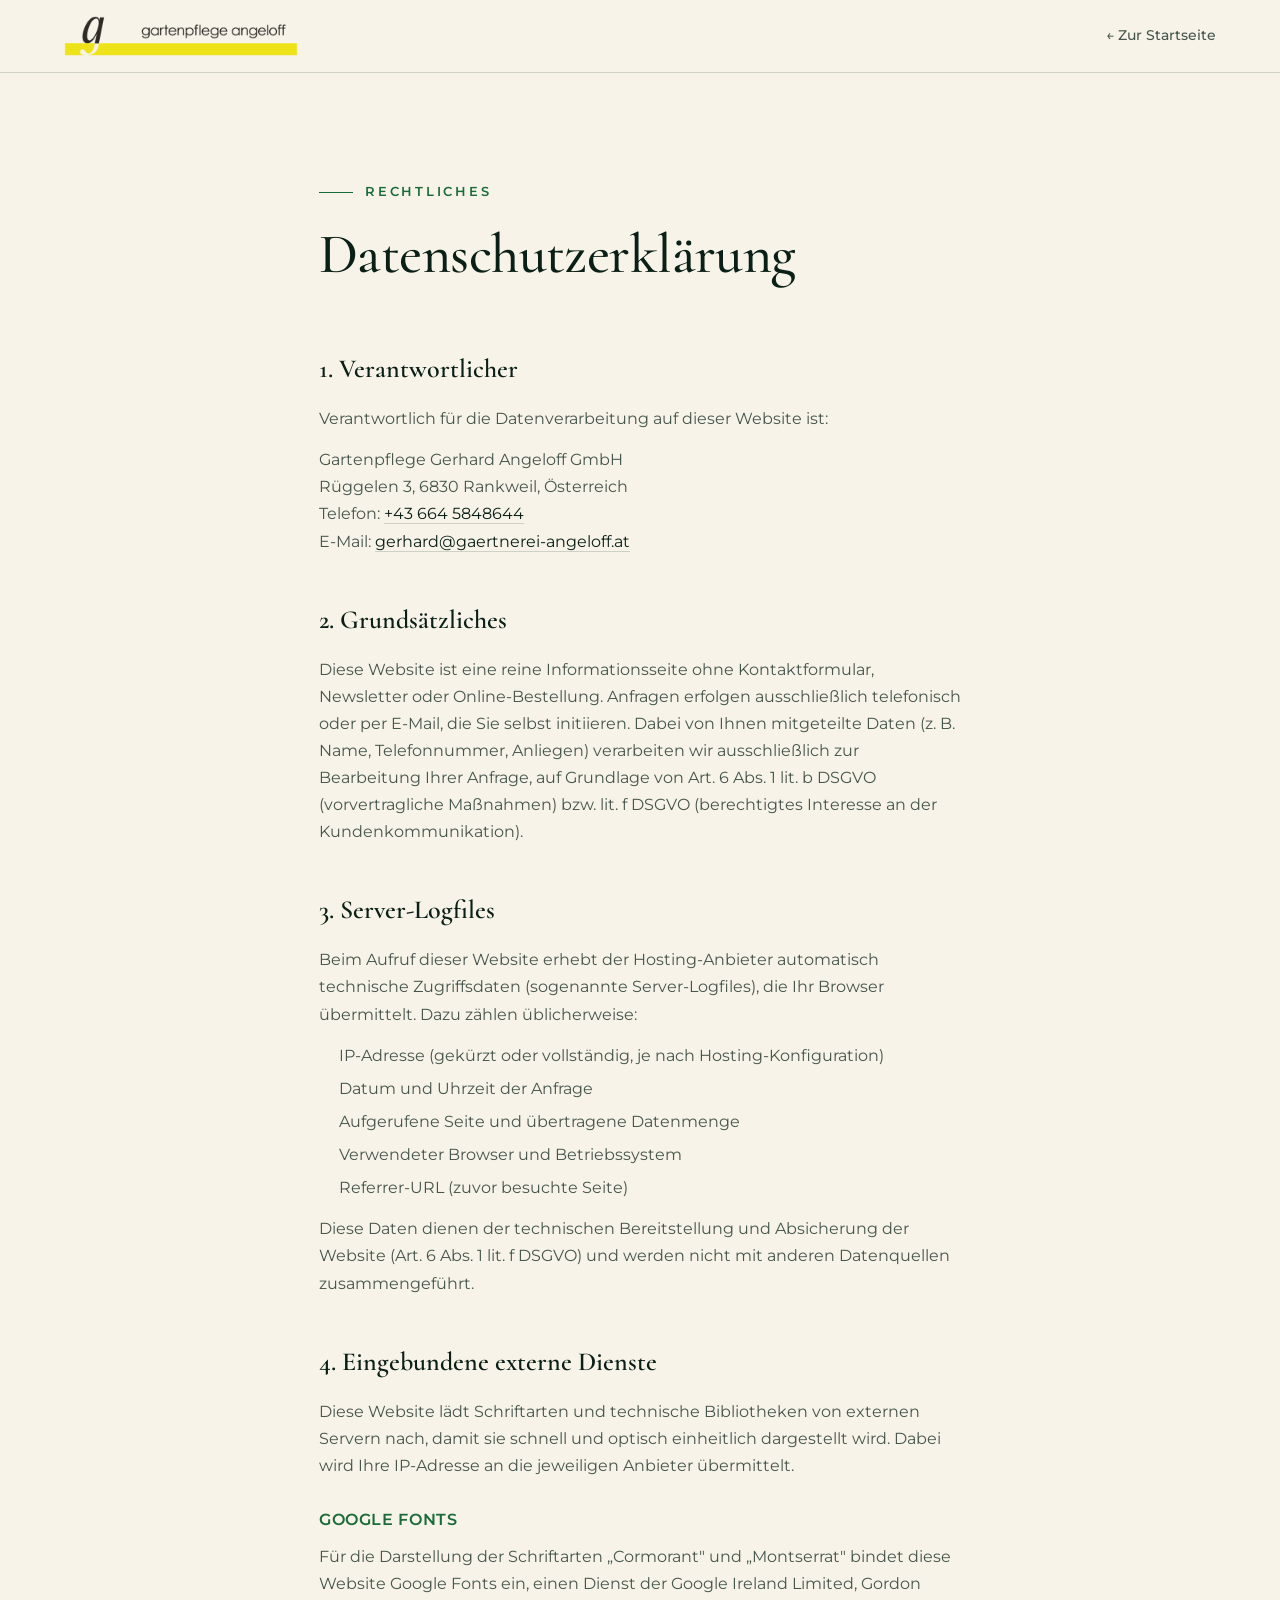
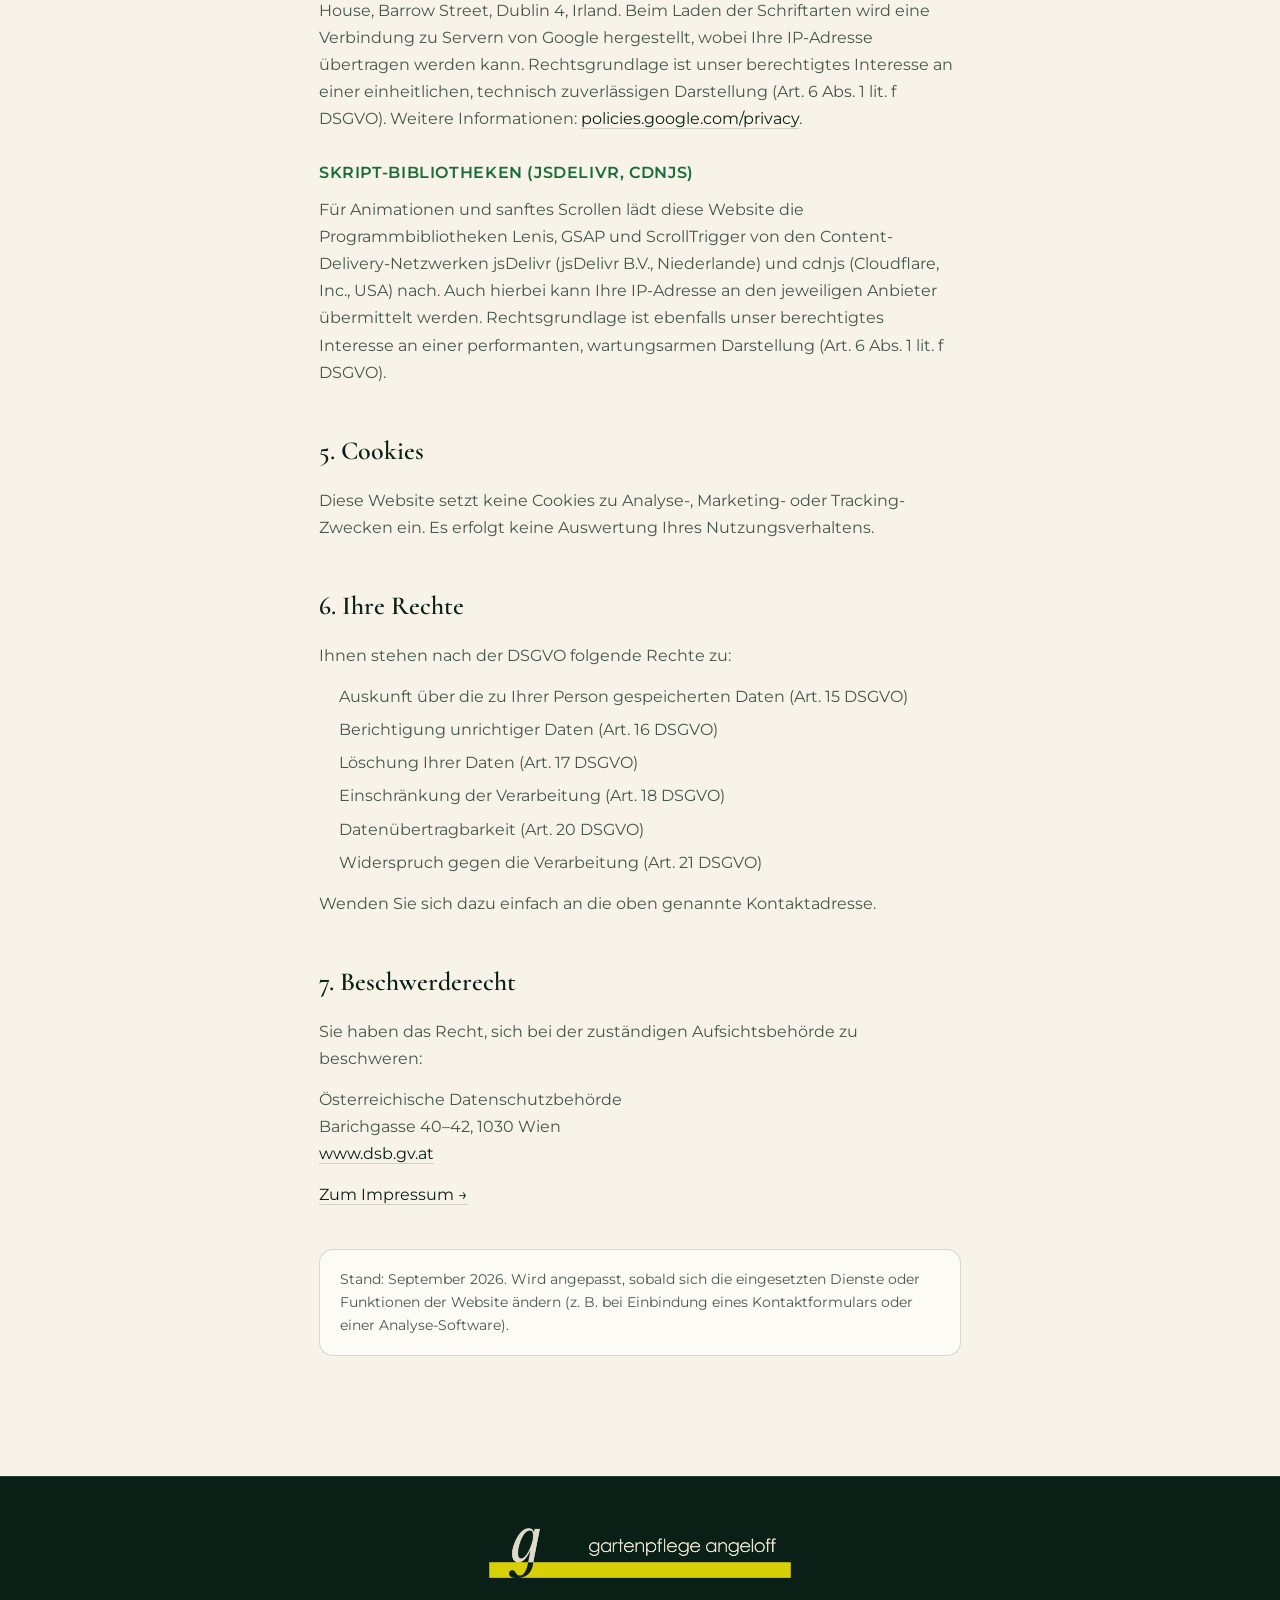
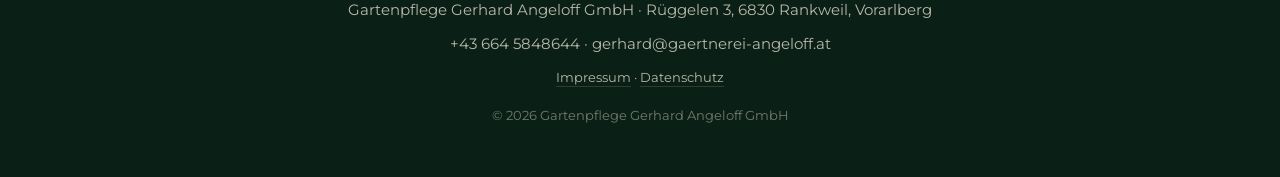
<file: datenschutz.html>
<!DOCTYPE html>
<html lang="de-AT">
<head>
<meta charset="UTF-8">
<meta name="viewport" content="width=device-width, initial-scale=1, viewport-fit=cover">
<title>Datenschutzerklärung – Gartenpflege Gerhard Angeloff GmbH</title>
<meta name="description" content="Datenschutzerklärung von Gartenpflege Gerhard Angeloff GmbH gemäß DSGVO.">
<meta name="robots" content="noindex">
<meta name="theme-color" content="#f7f3e8">
<link rel="icon" type="image/png" sizes="32x32" href="assets/favicon-32.png">
<link rel="icon" type="image/png" sizes="16x16" href="assets/favicon-16.png">
<link rel="apple-touch-icon" sizes="180x180" href="assets/apple-touch-icon.png">

<link rel="preconnect" href="https://fonts.googleapis.com">
<link rel="preconnect" href="https://fonts.gstatic.com" crossorigin>
<link href="https://fonts.googleapis.com/css2?family=Cormorant:ital,wght@0,400;0,500;0,600;0,700;1,400;1,500;1,600&family=Montserrat:wght@300;400;500;600;700&display=swap" rel="stylesheet">
<link rel="stylesheet" href="style.css">
</head>
<body>

<header class="legal-nav">
  <a class="nav-logo" href="index.html" aria-label="Gartenpflege Angeloff – zur Startseite">
    <img src="assets/logo-dark.png" alt="Gartenpflege Angeloff" width="220" height="38">
  </a>
  <a class="legal-back" href="index.html">← Zur Startseite</a>
</header>

<main class="legal-main">
  <div class="legal-header">
    <p class="kicker">Rechtliches</p>
    <h1>Datenschutzerklärung</h1>
  </div>

  <div class="legal-body">
    <h2>1. Verantwortlicher</h2>
    <p>Verantwortlich für die Datenverarbeitung auf dieser Website ist:</p>
    <p>Gartenpflege Gerhard Angeloff GmbH<br>
    Rüggelen 3, 6830 Rankweil, Österreich<br>
    Telefon: <a href="tel:+436645848644">+43 664 5848644</a><br>
    E-Mail: <a href="mailto:gerhard@gaertnerei-angeloff.at">gerhard@gaertnerei-angeloff.at</a></p>

    <h2>2. Grundsätzliches</h2>
    <p>Diese Website ist eine reine Informationsseite ohne Kontaktformular, Newsletter oder Online-Bestellung. Anfragen erfolgen ausschließlich telefonisch oder per E-Mail, die Sie selbst initiieren. Dabei von Ihnen mitgeteilte Daten (z. B. Name, Telefonnummer, Anliegen) verarbeiten wir ausschließlich zur Bearbeitung Ihrer Anfrage, auf Grundlage von Art. 6 Abs. 1 lit. b DSGVO (vorvertragliche Maßnahmen) bzw. lit. f DSGVO (berechtigtes Interesse an der Kundenkommunikation).</p>

    <h2>3. Server-Logfiles</h2>
    <p>Beim Aufruf dieser Website erhebt der Hosting-Anbieter automatisch technische Zugriffsdaten (sogenannte Server-Logfiles), die Ihr Browser übermittelt. Dazu zählen üblicherweise:</p>
    <ul>
      <li>IP-Adresse (gekürzt oder vollständig, je nach Hosting-Konfiguration)</li>
      <li>Datum und Uhrzeit der Anfrage</li>
      <li>Aufgerufene Seite und übertragene Datenmenge</li>
      <li>Verwendeter Browser und Betriebssystem</li>
      <li>Referrer-URL (zuvor besuchte Seite)</li>
    </ul>
    <p>Diese Daten dienen der technischen Bereitstellung und Absicherung der Website (Art. 6 Abs. 1 lit. f DSGVO) und werden nicht mit anderen Datenquellen zusammengeführt.</p>

    <h2>4. Eingebundene externe Dienste</h2>
    <p>Diese Website lädt Schriftarten und technische Bibliotheken von externen Servern nach, damit sie schnell und optisch einheitlich dargestellt wird. Dabei wird Ihre IP-Adresse an die jeweiligen Anbieter übermittelt.</p>

    <h3>Google Fonts</h3>
    <p>Für die Darstellung der Schriftarten „Cormorant" und „Montserrat" bindet diese Website Google Fonts ein, einen Dienst der Google Ireland Limited, Gordon House, Barrow Street, Dublin 4, Irland. Beim Laden der Schriftarten wird eine Verbindung zu Servern von Google hergestellt, wobei Ihre IP-Adresse übertragen werden kann. Rechtsgrundlage ist unser berechtigtes Interesse an einer einheitlichen, technisch zuverlässigen Darstellung (Art. 6 Abs. 1 lit. f DSGVO). Weitere Informationen: <a href="https://policies.google.com/privacy" target="_blank" rel="noopener">policies.google.com/privacy</a>.</p>

    <h3>Skript-Bibliotheken (jsDelivr, cdnjs)</h3>
    <p>Für Animationen und sanftes Scrollen lädt diese Website die Programmbibliotheken Lenis, GSAP und ScrollTrigger von den Content-Delivery-Netzwerken jsDelivr (jsDelivr B.V., Niederlande) und cdnjs (Cloudflare, Inc., USA) nach. Auch hierbei kann Ihre IP-Adresse an den jeweiligen Anbieter übermittelt werden. Rechtsgrundlage ist ebenfalls unser berechtigtes Interesse an einer performanten, wartungsarmen Darstellung (Art. 6 Abs. 1 lit. f DSGVO).</p>

    <h2>5. Cookies</h2>
    <p>Diese Website setzt keine Cookies zu Analyse-, Marketing- oder Tracking-Zwecken ein. Es erfolgt keine Auswertung Ihres Nutzungsverhaltens.</p>

    <h2>6. Ihre Rechte</h2>
    <p>Ihnen stehen nach der DSGVO folgende Rechte zu:</p>
    <ul>
      <li>Auskunft über die zu Ihrer Person gespeicherten Daten (Art. 15 DSGVO)</li>
      <li>Berichtigung unrichtiger Daten (Art. 16 DSGVO)</li>
      <li>Löschung Ihrer Daten (Art. 17 DSGVO)</li>
      <li>Einschränkung der Verarbeitung (Art. 18 DSGVO)</li>
      <li>Datenübertragbarkeit (Art. 20 DSGVO)</li>
      <li>Widerspruch gegen die Verarbeitung (Art. 21 DSGVO)</li>
    </ul>
    <p>Wenden Sie sich dazu einfach an die oben genannte Kontaktadresse.</p>

    <h2>7. Beschwerderecht</h2>
    <p>Sie haben das Recht, sich bei der zuständigen Aufsichtsbehörde zu beschweren:</p>
    <p>Österreichische Datenschutzbehörde<br>
    Barichgasse 40–42, 1030 Wien<br>
    <a href="https://www.dsb.gv.at" target="_blank" rel="noopener">www.dsb.gv.at</a></p>

    <p><a href="impressum.html">Zum Impressum →</a></p>

    <div class="legal-note">Stand: September 2026. Wird angepasst, sobald sich die eingesetzten Dienste oder Funktionen der Website ändern (z. B. bei Einbindung eines Kontaktformulars oder einer Analyse-Software).</div>
  </div>
</main>

<footer class="footer">
  <div class="wrap footer-in">
    <img src="assets/logo.png" alt="Gartenpflege Angeloff" width="304" height="52">
    <p>Gartenpflege Gerhard Angeloff GmbH · Rüggelen 3, 6830 Rankweil, Vorarlberg</p>
    <p><a href="tel:+436645848644">+43 664 5848644</a> · <a href="mailto:gerhard@gaertnerei-angeloff.at">gerhard@gaertnerei-angeloff.at</a></p>
    <p class="footer-legal-links"><a href="impressum.html">Impressum</a> · <a href="datenschutz.html">Datenschutz</a></p>
    <p class="legal">© <span id="year">2026</span> Gartenpflege Gerhard Angeloff GmbH</p>
  </div>
</footer>

<script>document.getElementById('year').textContent = new Date().getFullYear();</script>
</body>
</html>
</file>
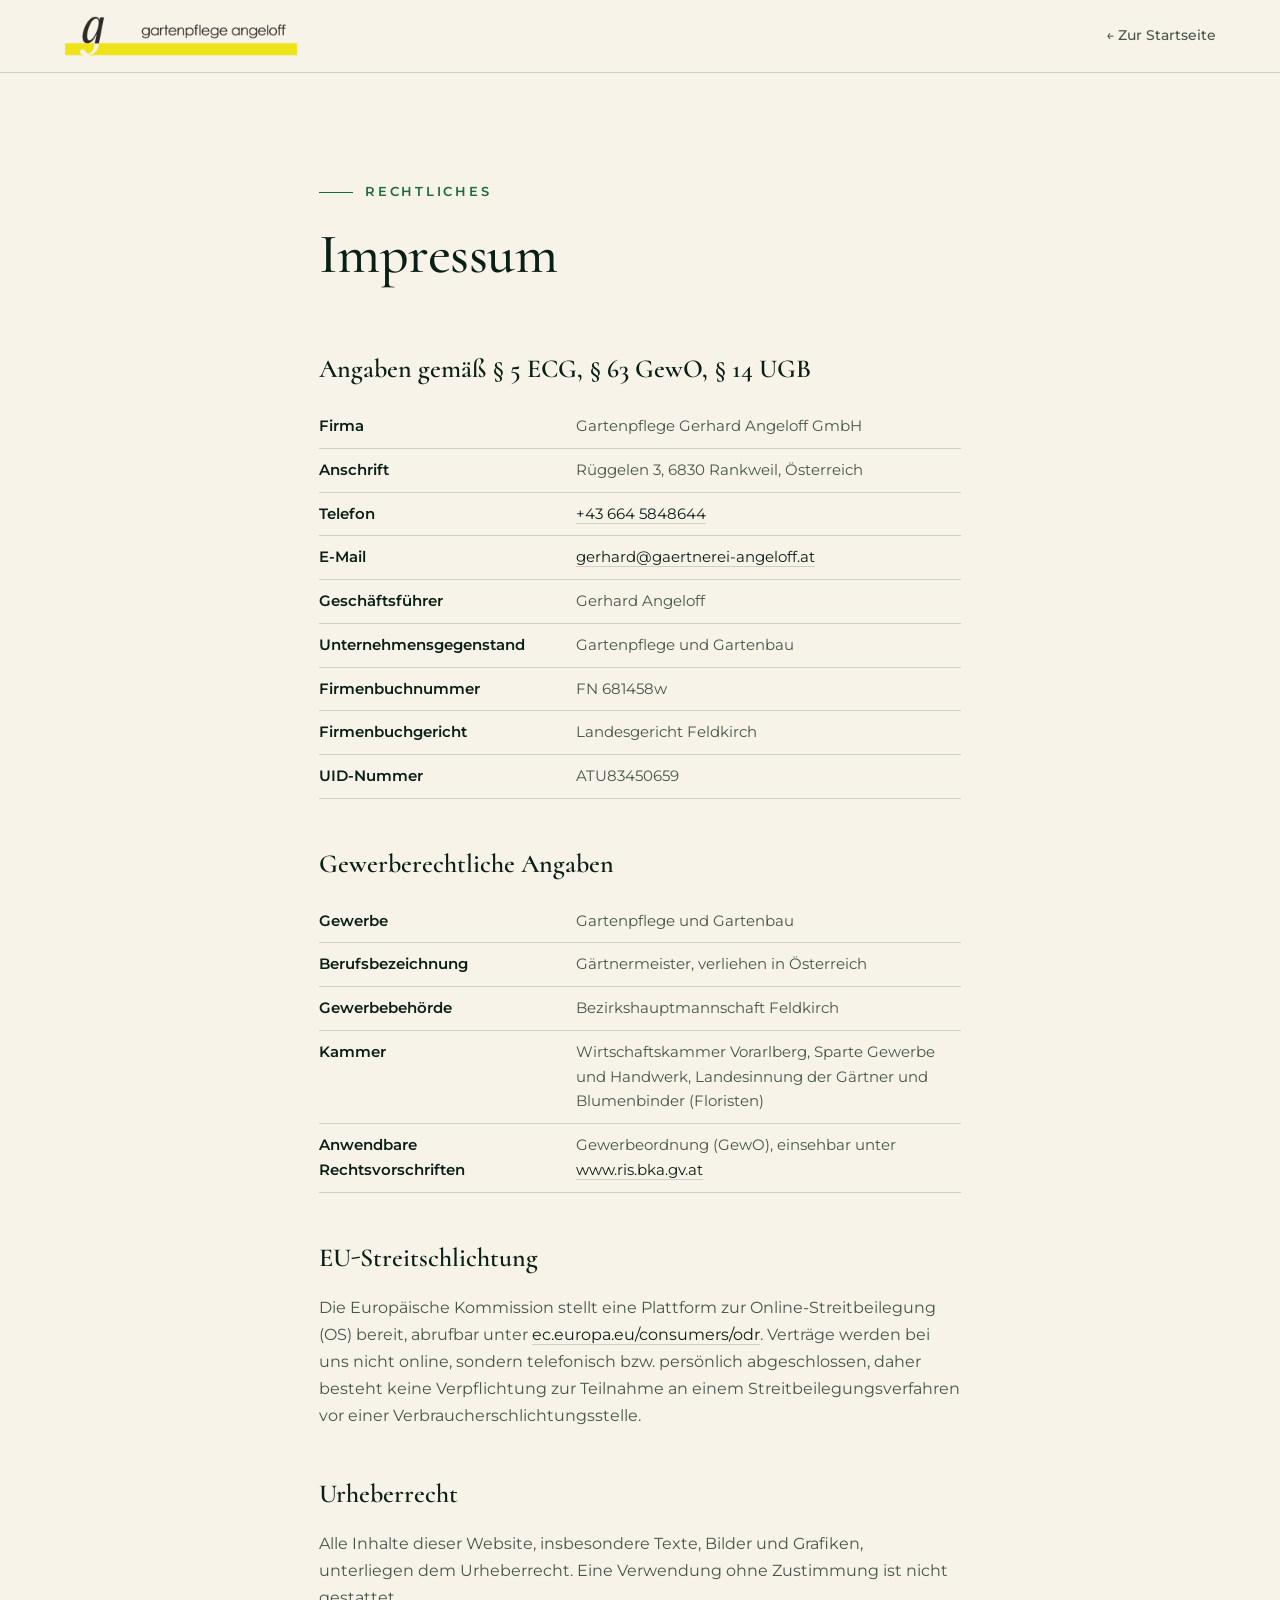
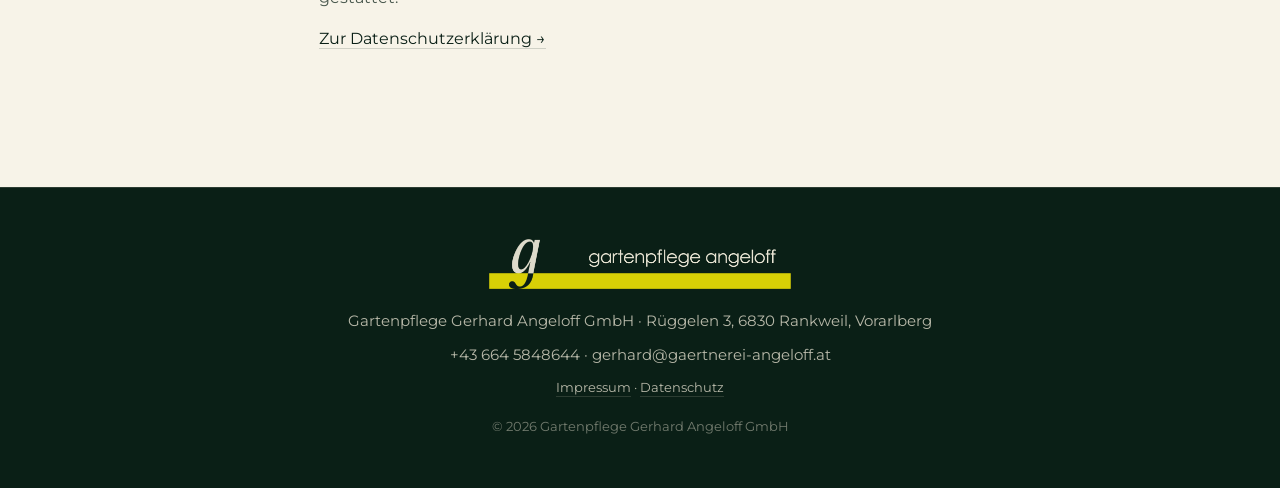
<file: impressum.html>
<!DOCTYPE html>
<html lang="de-AT">
<head>
<meta charset="UTF-8">
<meta name="viewport" content="width=device-width, initial-scale=1, viewport-fit=cover">
<title>Impressum – Gartenpflege Gerhard Angeloff GmbH</title>
<meta name="description" content="Impressum von Gartenpflege Gerhard Angeloff GmbH, Rüggelen 3, 6830 Rankweil.">
<meta name="robots" content="noindex">
<meta name="theme-color" content="#f7f3e8">
<link rel="icon" type="image/png" sizes="32x32" href="assets/favicon-32.png">
<link rel="icon" type="image/png" sizes="16x16" href="assets/favicon-16.png">
<link rel="apple-touch-icon" sizes="180x180" href="assets/apple-touch-icon.png">

<link rel="preconnect" href="https://fonts.googleapis.com">
<link rel="preconnect" href="https://fonts.gstatic.com" crossorigin>
<link href="https://fonts.googleapis.com/css2?family=Cormorant:ital,wght@0,400;0,500;0,600;0,700;1,400;1,500;1,600&family=Montserrat:wght@300;400;500;600;700&display=swap" rel="stylesheet">
<link rel="stylesheet" href="style.css">
</head>
<body>

<header class="legal-nav">
  <a class="nav-logo" href="index.html" aria-label="Gartenpflege Angeloff – zur Startseite">
    <img src="assets/logo-dark.png" alt="Gartenpflege Angeloff" width="220" height="38">
  </a>
  <a class="legal-back" href="index.html">← Zur Startseite</a>
</header>

<main class="legal-main">
  <div class="legal-header">
    <p class="kicker">Rechtliches</p>
    <h1>Impressum</h1>
  </div>

  <div class="legal-body">
    <h2>Angaben gemäß § 5 ECG, § 63 GewO, § 14 UGB</h2>
    <table class="legal-table">
      <tr><th>Firma</th><td>Gartenpflege Gerhard Angeloff GmbH</td></tr>
      <tr><th>Anschrift</th><td>Rüggelen 3, 6830 Rankweil, Österreich</td></tr>
      <tr><th>Telefon</th><td><a href="tel:+436645848644">+43 664 5848644</a></td></tr>
      <tr><th>E-Mail</th><td><a href="mailto:gerhard@gaertnerei-angeloff.at">gerhard@gaertnerei-angeloff.at</a></td></tr>
      <tr><th>Geschäftsführer</th><td>Gerhard Angeloff</td></tr>
      <tr><th>Unternehmensgegenstand</th><td>Gartenpflege und Gartenbau</td></tr>
      <tr><th>Firmenbuchnummer</th><td>FN 681458w</td></tr>
      <tr><th>Firmenbuchgericht</th><td>Landesgericht Feldkirch</td></tr>
      <tr><th>UID-Nummer</th><td>ATU83450659</td></tr>
    </table>

    <h2>Gewerberechtliche Angaben</h2>
    <table class="legal-table">
      <tr><th>Gewerbe</th><td>Gartenpflege und Gartenbau</td></tr>
      <tr><th>Berufsbezeichnung</th><td>Gärtnermeister, verliehen in Österreich</td></tr>
      <tr><th>Gewerbebehörde</th><td>Bezirkshauptmannschaft Feldkirch</td></tr>
      <tr><th>Kammer</th><td>Wirtschaftskammer Vorarlberg, Sparte Gewerbe und Handwerk, Landesinnung der Gärtner und Blumenbinder (Floristen)</td></tr>
      <tr><th>Anwendbare Rechtsvorschriften</th><td>Gewerbeordnung (GewO), einsehbar unter <a href="https://www.ris.bka.gv.at" target="_blank" rel="noopener">www.ris.bka.gv.at</a></td></tr>
    </table>

    <h2>EU-Streitschlichtung</h2>
    <p>Die Europäische Kommission stellt eine Plattform zur Online-Streitbeilegung (OS) bereit, abrufbar unter <a href="https://ec.europa.eu/consumers/odr" target="_blank" rel="noopener">ec.europa.eu/consumers/odr</a>. Verträge werden bei uns nicht online, sondern telefonisch bzw. persönlich abgeschlossen, daher besteht keine Verpflichtung zur Teilnahme an einem Streitbeilegungsverfahren vor einer Verbraucherschlichtungsstelle.</p>

    <h2>Urheberrecht</h2>
    <p>Alle Inhalte dieser Website, insbesondere Texte, Bilder und Grafiken, unterliegen dem Urheberrecht. Eine Verwendung ohne Zustimmung ist nicht gestattet.</p>

    <p><a href="datenschutz.html">Zur Datenschutzerklärung →</a></p>
  </div>
</main>

<footer class="footer">
  <div class="wrap footer-in">
    <img src="assets/logo.png" alt="Gartenpflege Angeloff" width="304" height="52">
    <p>Gartenpflege Gerhard Angeloff GmbH · Rüggelen 3, 6830 Rankweil, Vorarlberg</p>
    <p><a href="tel:+436645848644">+43 664 5848644</a> · <a href="mailto:gerhard@gaertnerei-angeloff.at">gerhard@gaertnerei-angeloff.at</a></p>
    <p class="footer-legal-links"><a href="impressum.html">Impressum</a> · <a href="datenschutz.html">Datenschutz</a></p>
    <p class="legal">© <span id="year">2026</span> Gartenpflege Gerhard Angeloff GmbH</p>
  </div>
</footer>

<script>document.getElementById('year').textContent = new Date().getFullYear();</script>
</body>
</html>
</file>
<file: style.css>
/* ==========================================================
   Gartenpflege Angeloff – Stylesheet
   Palette: tiefes Waldgrün + warme Akzente (Sonnengold, Terrakotta, Creme)
   ========================================================== */

:root {
  --forest-950: #06150f;
  --forest-900: #0a1f16;
  --forest-800: #0f2c1f;
  --forest-700: #154029;
  --forest-600: #1a6b3a;      /* Flyer-Grün */
  --moss: #849b00;            /* Flyer-Olive */
  --sun: #f0b84a;             /* warmer Akzent / CTA */
  --sun-deep: #e29a1f;
  --logo-yellow: #ece10f;     /* Logo-Balken */
  --clay: #c67b5c;
  --sand: #d9c9a6;
  --cream: #f4eedc;
  --cream-dim: rgba(244, 238, 220, .72);
  --line: rgba(244, 238, 220, .14);
  --glass: rgba(244, 238, 220, .055);
  --glass-strong: rgba(244, 238, 220, .09);

  --serif: 'Cormorant', 'Times New Roman', serif;
  --sans: 'Montserrat', system-ui, -apple-system, 'Segoe UI', sans-serif;

  /* Helles Grunddesign: semantische Farben (in dunklen Zonen überschrieben) */
  --paper: #f7f3e8;
  --paper-2: #e6ebd9;
  --stone: #dcd8c9;
  --fg: #0a1f16;
  --fg-dim: rgba(10, 31, 22, .74);
  --rule: rgba(10, 31, 22, .16);
  --panel: rgba(255, 255, 255, .62);
  --panel-strong: rgba(255, 255, 255, .9);
  --accent: #a8532c;
  --kicker: #1a6b3a;

  --ease: cubic-bezier(.22, 1, .36, 1);
  --gutter: clamp(20px, 5vw, 72px);
  --maxw: 1240px;
}

/* Dunkle Ankerflächen */
.final, .footer {
  --fg: var(--cream);
  --fg-dim: rgba(244, 238, 220, .74);
  --rule: rgba(244, 238, 220, .14);
  --panel: rgba(244, 238, 220, .055);
  --panel-strong: rgba(244, 238, 220, .09);
  --accent: var(--sun);
  --kicker: #a3bd3c;
  color: var(--fg);
}

*, *::before, *::after { box-sizing: border-box; margin: 0; padding: 0; }
html { -webkit-text-size-adjust: 100%; }
html.lenis, html.lenis body { height: auto; }
.lenis.lenis-smooth { scroll-behavior: auto !important; }
.lenis.lenis-stopped { overflow: hidden; }

body {
  background: var(--paper);
  color: var(--fg);
  font-family: var(--sans);
  font-size: 17px;
  line-height: 1.65;
  font-weight: 400;
  overflow-x: hidden;
  -webkit-font-smoothing: antialiased;
}
body.is-loading { overflow: hidden; }

img { display: block; max-width: 100%; height: auto; }
a { color: inherit; text-decoration: none; }
ul, ol { list-style: none; }
button { font: inherit; }
::selection { background: var(--sun); color: var(--forest-950); }

:focus-visible { outline: 2px solid var(--sun); outline-offset: 4px; border-radius: 6px; }

.skip { position: fixed; left: 16px; top: -60px; z-index: 10000; background: var(--sun); color: var(--forest-950); padding: 10px 16px; border-radius: 8px; font-weight: 600; transition: top .2s; }
.skip:focus { top: 16px; }

.wrap { width: 100%; max-width: var(--maxw); margin-inline: auto; padding-inline: var(--gutter); position: relative; }
.section { position: relative; padding-block: clamp(90px, 12vw, 180px); }

/* ---------- Typografie ---------- */
.kicker {
  font-size: 12.5px; letter-spacing: .22em; text-transform: uppercase; font-weight: 600;
  color: var(--kicker); margin-bottom: 22px; display: inline-flex; align-items: center; gap: 12px;
}
.kicker::before { content: ""; width: 34px; height: 1px; background: currentColor; }
.kicker-warm { color: var(--accent); }

.h2 {
  font-family: var(--serif); font-weight: 500; font-size: clamp(38px, 6vw, 84px);
  line-height: 1.02; letter-spacing: -.015em; max-width: 16ch;
}
.h2 em, .final-title em, .hero-title em { font-style: italic; color: var(--accent); font-weight: 500; }
.lead { font-size: clamp(17px, 1.5vw, 20px); color: var(--fg-dim); max-width: 60ch; margin-top: 28px; line-height: 1.75; }
.section-head { margin-bottom: clamp(48px, 6vw, 90px); }
.section-head.center { text-align: center; }
.section-head.center .h2 { margin-inline: auto; }

/* Zeilen-Reveal (per JS gesplittet) */
.line { display: block; overflow: hidden; padding-bottom: .12em; margin-bottom: -.12em; }
.line-in { display: block; will-change: transform; }

/* ---------- Buttons ---------- */
.btn {
  display: inline-flex; align-items: center; gap: 12px;
  background: var(--sun); color: var(--forest-950);
  font-weight: 700; font-size: 15px; letter-spacing: .02em;
  padding: 16px 28px; border-radius: 999px; position: relative; overflow: hidden;
  transition: box-shadow .4s var(--ease), color .35s;
  box-shadow: 0 10px 30px -10px rgba(240, 184, 74, .55);
  isolation: isolate; cursor: pointer;
}
.btn::before {
  content: ""; position: absolute; inset: 0; z-index: -1; background: var(--forest-800);
  transform: translateY(101%); border-radius: inherit; transition: transform .5s var(--ease);
}
.btn:hover::before { transform: translateY(0); }
.btn:hover { color: var(--cream); }
.btn:hover { box-shadow: 0 16px 40px -10px rgba(240, 184, 74, .7); }
.btn svg { width: 18px; height: 18px; fill: none; stroke: currentColor; stroke-width: 2; stroke-linecap: round; stroke-linejoin: round; flex: none; }
.btn:hover svg { animation: ring .7s ease; }
@keyframes ring { 0%,100% { transform: rotate(0) } 20% { transform: rotate(-16deg) } 40% { transform: rotate(14deg) } 60% { transform: rotate(-10deg) } 80% { transform: rotate(6deg) } }
.btn-sm { padding: 11px 20px; font-size: 14px; }
.btn-lg { padding: 20px 36px; font-size: clamp(15px, 1.4vw, 17px); }

.text-link { font-size: 14px; font-weight: 500; letter-spacing: .04em; color: var(--fg-dim); border-bottom: 1px solid var(--rule); padding-bottom: 3px; transition: color .3s, border-color .3s; }
.text-link:hover { color: var(--accent); border-color: var(--accent); }

/* ---------- Preloader ---------- */
.preloader { position: fixed; inset: 0; z-index: 9999; display: grid; place-items: center; color: var(--fg); }
.pre-panel { position: absolute; left: 0; right: 0; background: var(--paper); }
.pre-top { top: 0; height: 50.5%; }
.pre-bottom { bottom: 0; height: 50.5%; }
.pre-center { position: relative; z-index: 2; text-align: center; display: grid; justify-items: center; gap: 18px; }
.pre-sprout { width: 96px; height: 96px; color: var(--forest-600); overflow: visible; }
.ps { stroke-dasharray: 1; stroke-dashoffset: 1; }
.pre-name { font-family: var(--serif); font-size: clamp(26px, 4vw, 40px); letter-spacing: .02em; }
.pre-name em { color: var(--accent); font-style: italic; }
.pre-bar { width: min(240px, 60vw); height: 2px; background: var(--rule); overflow: hidden; border-radius: 2px; }
.pre-bar i { display: block; height: 100%; width: 100%; background: var(--forest-600); transform-origin: left; transform: scaleX(0); }
.pre-count { font-size: 12px; letter-spacing: .3em; color: var(--fg-dim); font-variant-numeric: tabular-nums; }

/* ---------- Cursor ---------- */
.cursor { position: fixed; left: 0; top: 0; z-index: 9990; pointer-events: none; opacity: 0; transition: opacity .3s; }
.cursor.on { opacity: 1; }
.cursor-dot, .cursor-ring { position: absolute; left: 0; top: 0; border-radius: 50%; }
.cursor-dot { width: 7px; height: 7px; background: #b45a2e; }
.cursor-ring {
  width: 40px; height: 40px; border: 1px solid rgba(180, 90, 46, .75);
  display: grid; place-items: center; transition: width .35s var(--ease), height .35s var(--ease), background .3s, border-color .3s;
}
.cursor-ring span { font-size: 10px; letter-spacing: .12em; font-weight: 700; color: var(--forest-950); opacity: 0; transition: opacity .2s; text-transform: uppercase; }
.cursor.hover .cursor-ring { width: 68px; height: 68px; background: rgba(180, 90, 46, .14); }
.cursor.call .cursor-ring { width: 84px; height: 84px; background: var(--sun); border-color: var(--sun); }
.cursor.call .cursor-ring span { opacity: 1; }
.cursor.call .cursor-dot { opacity: 0; }
@media (hover: hover) and (pointer: fine) {
  body.has-cursor, body.has-cursor a, body.has-cursor summary, body.has-cursor button { cursor: none; }
}
@media (hover: none), (pointer: coarse) { .cursor { display: none; } }

/* ---------- Navigation ---------- */
.nav {
  position: fixed; top: 0; left: 0; right: 0; z-index: 900;
  display: flex; align-items: center; justify-content: space-between; gap: 24px;
  padding: 16px var(--gutter);
  transition: background .4s, backdrop-filter .4s, padding .4s var(--ease);
}
.nav.scrolled { background: rgba(247, 243, 232, .86); backdrop-filter: blur(16px) saturate(1.3); -webkit-backdrop-filter: blur(16px) saturate(1.3); padding-block: 10px; border-bottom: 1px solid var(--rule); }
.nav.hide { transform: translateY(-110%); }
.nav-logo { display: block; line-height: 0; }
.nav-logo img { height: 44px; width: auto; }
.nav-links { display: flex; gap: 34px; font-size: 14px; font-weight: 500; letter-spacing: .03em; }
.nav-links a { position: relative; padding: 6px 0; color: var(--fg-dim); transition: color .3s; }
.nav-links a::after { content: ""; position: absolute; left: 0; right: 0; bottom: 0; height: 1px; background: var(--accent); transform: scaleX(0); transform-origin: right; transition: transform .45s var(--ease); }
.nav-links a:hover { color: var(--fg); }
.nav-links a:hover::after { transform: scaleX(1); transform-origin: left; }

/* ---------- Hero ---------- */
.hero { position: relative; min-height: 100svh; display: flex; align-items: center; overflow: hidden; padding: 130px var(--gutter) 90px; isolation: isolate; background: var(--paper); }
.hero-bg { position: absolute; inset: -8% 0; z-index: -3; will-change: transform; }
.hero-bg img { width: 100%; height: 100%; object-fit: cover; object-position: 60% 42%; will-change: transform; }
.hero-vignette {
  position: absolute; inset: 0; z-index: -2;
  background:
    linear-gradient(90deg, rgba(247, 243, 232, .97) 0%, rgba(247, 243, 232, .9) 32%, rgba(247, 243, 232, .5) 56%, rgba(247, 243, 232, 0) 78%),
    linear-gradient(180deg, rgba(247, 243, 232, .7) 0%, rgba(247, 243, 232, 0) 20%, rgba(247, 243, 232, 0) 82%, var(--paper) 100%);
}
.hero-inner { max-width: var(--maxw); width: 100%; margin-inline: auto; }
.eyebrow { display: inline-flex; align-items: center; gap: 12px; font-size: 12.5px; letter-spacing: .14em; text-transform: uppercase; font-weight: 500; color: var(--fg); padding: 9px 16px; border: 1px solid var(--rule); border-radius: 999px; background: var(--panel-strong); backdrop-filter: blur(8px); -webkit-backdrop-filter: blur(8px); margin-bottom: 34px; }
.eyebrow .dot { width: 8px; height: 8px; border-radius: 50%; background: var(--moss); box-shadow: 0 0 0 0 rgba(132, 155, 0, .7); animation: pulse 2.2s infinite; flex: none; }
@keyframes pulse { 70% { box-shadow: 0 0 0 10px rgba(132, 155, 0, 0); } 100% { box-shadow: 0 0 0 0 rgba(132, 155, 0, 0); } }
.hero-title { font-family: var(--serif); font-weight: 500; font-size: clamp(46px, 8.6vw, 132px); line-height: .98; letter-spacing: -.02em; max-width: 14ch; }
.hero-sub { margin-top: 38px; max-width: 58ch; font-size: clamp(17px, 1.5vw, 20px); color: var(--fg-dim); line-height: 1.75; }
.hero-sub strong { color: var(--fg); font-weight: 600; }
.hero-cta { margin-top: 44px; display: flex; flex-wrap: wrap; align-items: center; gap: 22px 34px; }
.scroll-hint { position: absolute; left: 50%; bottom: 28px; transform: translateX(-50%); display: grid; justify-items: center; gap: 10px; font-size: 10.5px; letter-spacing: .32em; text-transform: uppercase; color: var(--fg-dim); }
.scroll-hint i { width: 1px; height: 46px; background: linear-gradient(var(--sun), transparent); animation: drip 2s var(--ease) infinite; transform-origin: top; }
@keyframes drip { 0% { transform: scaleY(0); } 50% { transform: scaleY(1); } 100% { transform: scaleY(1); opacity: 0; } }

/* ---------- Marquee ---------- */
.marquee { background: var(--sun); color: var(--forest-950); overflow: hidden; padding: 20px 0; position: relative; z-index: 2; transform: rotate(-1.2deg) scale(1.02); margin-block: -14px; box-shadow: 0 10px 40px rgba(0,0,0,.35); }
.marquee-track { display: flex; width: max-content; animation: marquee 38s linear infinite; }
.marquee-row { display: flex; align-items: center; gap: 34px; padding-right: 34px; white-space: nowrap; font-family: var(--serif); font-size: clamp(22px, 3vw, 34px); font-weight: 600; }
.marquee-row b { font-size: .6em; color: var(--forest-700); }
@keyframes marquee { to { transform: translateX(-50%); } }

/* ---------- Problem ---------- */
.problem { background: var(--paper); }
.pain-grid { display: grid; grid-template-columns: repeat(3, 1fr); gap: clamp(20px, 3vw, 44px); margin-top: clamp(50px, 6vw, 90px); }
.pain { border-top: 1px solid var(--rule); padding-top: 26px; }
.pain-no { font-family: var(--serif); font-size: 22px; font-style: italic; color: var(--accent); }
.pain h3 { font-family: var(--serif); font-weight: 500; font-size: clamp(26px, 2.6vw, 34px); line-height: 1.12; margin: 14px 0 14px; }
.pain p { color: var(--fg-dim); font-size: 16px; }
.pain em { font-style: italic; color: var(--fg); }
.solution { margin-top: clamp(70px, 9vw, 130px); }
.solution-line { height: 1px; background: linear-gradient(90deg, var(--accent), transparent); transform-origin: left; margin-bottom: 34px; }
.solution p { font-family: var(--serif); font-size: clamp(30px, 5vw, 68px); line-height: 1.08; max-width: 20ch; }
.solution span { color: var(--accent); font-style: italic; }

/* ---------- Leistungen ---------- */
.services { background: var(--paper-2); overflow: hidden; }
.services-glow { position: absolute; width: 60vw; height: 60vw; max-width: 900px; max-height: 900px; right: -20%; top: 5%; background: radial-gradient(circle, rgba(255, 255, 255, .8), transparent 65%); filter: blur(30px); pointer-events: none; }
.cards { display: grid; grid-template-columns: repeat(3, 1fr); gap: 20px; position: relative; }
.card {
  --mx: 50%; --my: 50%;
  position: relative; padding: clamp(26px, 2.6vw, 38px); border-radius: 26px; overflow: hidden;
  background: var(--panel); border: 1px solid var(--rule);
  backdrop-filter: blur(14px); -webkit-backdrop-filter: blur(14px);
  transform-style: preserve-3d; transition: border-color .4s, background .4s; display: block;
  will-change: transform;
}
.card::before { content: ""; position: absolute; inset: 0; background: radial-gradient(420px circle at var(--mx) var(--my), rgba(240, 184, 74, .28), transparent 55%); opacity: 0; transition: opacity .4s; pointer-events: none; }
.card { box-shadow: 0 24px 40px -28px rgba(10, 31, 22, .35); }
.card:hover { border-color: rgba(168, 83, 44, .5); background: var(--panel-strong); }
.card:hover::before { opacity: 1; }
.card-ic { width: 56px; height: 56px; border-radius: 16px; display: grid; place-items: center; background: rgba(26, 107, 58, .09); border: 1px solid rgba(26, 107, 58, .22); margin-bottom: 26px; transition: transform .5s var(--ease), background .4s; }
.card:hover .card-ic { transform: translateZ(30px) rotate(-6deg) scale(1.08); background: rgba(26, 107, 58, .16); }
.card-ic svg { width: 28px; height: 28px; fill: none; stroke: var(--forest-600); stroke-width: 1.6; stroke-linecap: round; stroke-linejoin: round; }
.card h3 { font-family: var(--serif); font-size: clamp(24px, 2.2vw, 30px); font-weight: 600; line-height: 1.12; margin-bottom: 12px; }
.card p { color: var(--fg-dim); font-size: 15.5px; line-height: 1.65; }
.card-featured { background: linear-gradient(145deg, rgba(198, 123, 92, .32), rgba(198, 123, 92, .1)); border-color: rgba(198, 123, 92, .5); }
.card-featured .card-ic { background: rgba(198, 123, 92, .25); border-color: rgba(198, 123, 92, .55); }
.card-featured .card-ic svg { stroke: #a8532c; }
.card-featured p span { color: var(--accent); }

/* ---------- Trockenmauern ---------- */
.stone { background: var(--stone); color: var(--forest-950); overflow: hidden; }
.stone-bg { position: absolute; inset: 0; opacity: .55; background:
  radial-gradient(60% 60% at 90% 10%, rgba(198, 123, 92, .18), transparent 70%); pointer-events: none; }
.stone .kicker { color: var(--forest-600); }
.stone .kicker-warm { color: #a25a3c; }
.stone .h2 { color: var(--forest-950); }
.stone .h2 em { color: #a25a3c; }
.stone-grid { display: grid; grid-template-columns: 1.05fr 1fr; gap: clamp(40px, 6vw, 100px); align-items: center; }
.stone-tag { font-family: var(--serif); font-size: clamp(26px, 3vw, 38px); margin-top: 26px; font-weight: 500; line-height: 1.15; }
.stone-tag em { color: #a25a3c; }
.stone .lead { color: rgba(6, 21, 15, .78); }
.ticks { margin: 30px 0 40px; display: grid; gap: 12px; }
.ticks li { display: flex; gap: 14px; align-items: flex-start; font-weight: 500; font-size: 16px; }
.ticks li::before { content: ""; width: 20px; height: 20px; flex: none; margin-top: 3px; border-radius: 50%; background: var(--forest-600) url("data:image/svg+xml,%3Csvg xmlns='http://www.w3.org/2000/svg' viewBox='0 0 24 24' fill='none' stroke='white' stroke-width='3.2' stroke-linecap='round' stroke-linejoin='round'%3E%3Cpath d='M5 12.5l4.5 4.5L19 7.500'/%3E%3C/svg%3E") center/12px no-repeat; }
.stone-media { position: relative; display: grid; grid-template-columns: 1fr 1fr; gap: 18px; align-items: start; }
.stone-img { margin: 0; will-change: transform; }
.img-mask { overflow: hidden; border-radius: 22px; box-shadow: 0 30px 60px -25px rgba(6, 21, 15, .55); }
.img-mask img { width: 100%; height: 100%; object-fit: cover; transform: scale(1.12); will-change: transform; }
.stone-tall { grid-row: span 2; }
.stone-tall .img-mask { aspect-ratio: 3 / 5.5; }
.stone-wide .img-mask { aspect-ratio: 1 / 1; }
.stone-wide { margin-top: 70px; }
.stone-badge { position: absolute; left: 50%; bottom: -46px; width: 128px; height: 128px; margin-left: -64px; border-radius: 50%; background: var(--forest-700); display: grid; place-items: center; box-shadow: 0 14px 40px -10px rgba(6, 21, 15, .6); animation: spin 22s linear infinite; }
.stone-badge svg { position: absolute; inset: 0; width: 100%; height: 100%; }
.stone-badge text { fill: var(--cream); font-size: 11px; letter-spacing: .07em; text-transform: uppercase; font-weight: 600; }
.stone-badge i { font-style: normal; color: var(--sun); font-size: 26px; animation: spin 22s linear infinite reverse; }
@keyframes spin { to { transform: rotate(360deg); } }

/* ---------- Zielgruppen ---------- */
.who { background: var(--paper); }
.who-list { border-top: 1px solid var(--rule); }
.who-item { display: grid; grid-template-columns: 90px 1fr 1.2fr; align-items: baseline; gap: 20px; padding: clamp(26px, 3vw, 44px) 0; border-bottom: 1px solid var(--rule); position: relative; transition: padding .5s var(--ease), background .4s; }
.who-item::before { content: ""; position: absolute; left: 0; bottom: -1px; height: 1px; width: 100%; background: var(--accent); transform: scaleX(0); transform-origin: left; transition: transform .7s var(--ease); }
.who-item:hover::before { transform: scaleX(1); }
.who-item:hover { padding-left: 18px; }
.who-n { font-family: var(--serif); font-style: italic; color: var(--accent); font-size: 22px; }
.who-item h3 { font-family: var(--serif); font-weight: 500; font-size: clamp(32px, 4.6vw, 64px); line-height: 1; transition: color .3s; }
.who-item:hover h3 { color: var(--accent); }
.who-item p { color: var(--fg-dim); font-size: 16px; max-width: 46ch; }

/* ---------- Team ---------- */
.team { background: linear-gradient(175deg, var(--paper) 0%, var(--paper-2) 55%, var(--stone) 100%); overflow: hidden; }
.team-bg { position: absolute; inset: 0; pointer-events: none; }
.team-ring { position: absolute; width: min(120vw, 1000px); right: -25%; top: 50%; transform: translateY(-50%); }
.team-ring circle { stroke: rgba(10, 31, 22, .06); stroke-width: 1; }
.team-ring circle:nth-child(2) { stroke-dasharray: 3 9; stroke: rgba(198, 123, 92, .3); }
.team-grid { display: grid; grid-template-columns: .95fr 1.15fr; gap: clamp(30px, 5vw, 90px); align-items: center; }
.team-facts { margin-top: 40px; display: grid; gap: 0; border-top: 1px solid var(--rule); }
.team-facts div { display: grid; grid-template-columns: 170px 1fr; gap: 16px; padding: 18px 0; border-bottom: 1px solid var(--rule); font-size: 15.5px; }
.team-facts b { font-family: var(--serif); font-size: 22px; font-weight: 600; color: var(--accent); line-height: 1.2; }
.team-facts span { color: var(--fg-dim); }
.team-media { position: relative; padding: 4%; }
.team-media img { position: relative; z-index: 1; width: 100%; border-radius: 26px; box-shadow: 0 40px 80px -30px rgba(10, 31, 22, .45), 0 0 0 1px rgba(10, 31, 22, .06); }
.team-caption { position: absolute; z-index: 2; left: 12%; bottom: -6px; background: var(--paper); color: var(--fg); font-weight: 600; font-size: 13.5px; padding: 11px 20px; border-radius: 999px; letter-spacing: .04em; box-shadow: 0 10px 30px -10px rgba(10, 31, 22, .35); }

/* ---------- Ablauf ---------- */
.steps { background: var(--paper); }
.steps-line { position: relative; height: 1px; background: var(--rule); margin: 0 auto clamp(30px, 4vw, 54px); width: calc(100% - 2 * (100% / 6)); }
.steps-line i { position: absolute; inset: 0; background: var(--accent); transform-origin: left; transform: scaleX(0); }
.steps-list { display: grid; grid-template-columns: repeat(3, 1fr); gap: clamp(24px, 4vw, 60px); text-align: center; }
.step-n { width: 76px; height: 76px; border-radius: 50%; display: grid; place-items: center; margin: -76px auto 26px; background: var(--paper); border: 1px solid var(--accent); color: var(--accent); font-family: var(--serif); font-size: 36px; font-style: italic; position: relative; }
.steps-list h3 { font-family: var(--serif); font-size: clamp(26px, 2.6vw, 34px); font-weight: 600; line-height: 1.12; margin-bottom: 12px; }
.steps-list p { color: var(--fg-dim); font-size: 15.5px; max-width: 32ch; margin-inline: auto; }

/* ---------- FAQ ---------- */
.faq { background: var(--paper-2); }
.faq-wrap { display: grid; grid-template-columns: 1fr 1.3fr; gap: clamp(30px, 6vw, 100px); align-items: start; }
.faq .section-head { margin-bottom: 0; position: sticky; top: 120px; }
.faq-list { border-top: 1px solid var(--rule); }
details { border-bottom: 1px solid var(--rule); }
summary { list-style: none; cursor: pointer; padding: 26px 56px 26px 0; font-family: var(--serif); font-size: clamp(22px, 2.2vw, 28px); font-weight: 500; line-height: 1.2; position: relative; transition: color .3s; }
summary::-webkit-details-marker { display: none; }
summary::before, summary::after { content: ""; position: absolute; right: 8px; top: 50%; width: 18px; height: 1.5px; background: var(--accent); transition: transform .4s var(--ease); }
summary::after { transform: rotate(90deg); }
details[open] summary::after { transform: rotate(0); }
summary:hover { color: var(--accent); }
details p { padding: 0 56px 28px 0; color: var(--fg-dim); font-size: 16px; max-width: 60ch; }
details p a { color: var(--accent); border-bottom: 1px solid currentColor; }

/* ---------- Final CTA ---------- */
.final { position: relative; overflow: hidden; padding: clamp(110px, 15vw, 220px) 0; text-align: center; isolation: isolate; }
.final-bg { position: absolute; inset: 0; z-index: -2; background:
  radial-gradient(80% 70% at 50% 100%, rgba(45, 130, 75, .7), transparent 72%),
  radial-gradient(50% 40% at 50% 0%, rgba(240, 184, 74, .14), transparent 70%),
  linear-gradient(180deg, var(--forest-700), var(--forest-800)); }
.final .kicker { justify-content: center; max-width: 40ch; margin-inline: auto; line-height: 1.6; }
.final .kicker::before { display: none; }
.final-title { font-family: var(--serif); font-weight: 500; font-size: clamp(42px, 8vw, 118px); line-height: 1; letter-spacing: -.02em; }
.phone-mega { position: relative; display: inline-grid; gap: 6px; margin-top: clamp(44px, 6vw, 80px); padding: clamp(24px, 3vw, 38px) clamp(34px, 6vw, 84px); border-radius: 999px; background: var(--sun); color: var(--forest-950); transition: box-shadow .4s; box-shadow: 0 20px 60px -15px rgba(240, 184, 74, .6); isolation: isolate; }
.phone-mega:hover { box-shadow: 0 26px 80px -12px rgba(240, 184, 74, .85); }
.phone-label { font-size: 12.5px; font-weight: 700; letter-spacing: .28em; text-transform: uppercase; opacity: .75; }
.phone-num { font-family: var(--serif); font-weight: 700; font-size: clamp(34px, 6.4vw, 76px); line-height: 1; letter-spacing: -.01em; }
.phone-ring { position: absolute; inset: 0; border-radius: inherit; border: 1.5px solid var(--sun); z-index: -1; animation: ripple 2.6s var(--ease) infinite; }
@keyframes ripple { 0% { transform: scale(1); opacity: .8; } 100% { transform: scale(1.22, 1.5); opacity: 0; } }
.final-mail { margin-top: 34px; color: var(--fg-dim); font-size: 15.5px; }
.final-mail a { color: var(--fg); border-bottom: 1px solid var(--rule); transition: color .3s, border-color .3s; }
.final-mail a:hover { color: var(--accent); border-color: var(--accent); }

/* ---------- Footer ---------- */
.footer { background: var(--forest-900); border-top: 1px solid var(--rule); padding: 50px 0 calc(50px + env(safe-area-inset-bottom)); text-align: center; font-size: 14.5px; color: var(--fg-dim); }
.footer-in { display: grid; gap: 10px; justify-items: center; }
.footer img { height: 52px; width: auto; margin-bottom: 10px; }
.footer a:hover { color: var(--accent); }
.footer-legal-links { font-size: 13px; }
.footer-legal-links a { border-bottom: 1px solid var(--rule); padding-bottom: 1px; }
.footer-legal-links a:hover { border-color: var(--accent); }
.legal { font-size: 12.5px; opacity: .6; margin-top: 8px; }

/* ---------- Mobiler Anruf-Button ---------- */
.call-fab { display: none; position: fixed; z-index: 950; left: 16px; right: 16px; bottom: calc(14px + env(safe-area-inset-bottom)); align-items: center; justify-content: center; gap: 12px; padding: 17px; background: var(--sun); color: var(--forest-950); font-weight: 700; border-radius: 999px; box-shadow: 0 16px 40px -8px rgba(0, 0, 0, .6); transform: translateY(140%); transition: transform .6s var(--ease); }
.call-fab.show { transform: translateY(0); }
.call-fab svg { width: 20px; height: 20px; fill: none; stroke: currentColor; stroke-width: 2; stroke-linecap: round; stroke-linejoin: round; }

/* ---------- Reveal-Grundzustand (nur wenn JS/GSAP aktiv) ---------- */
.js [data-reveal], .js .reveal-fade { opacity: 0; }

/* ---------- Responsive ---------- */
@media (max-width: 1024px) {
  .cards { grid-template-columns: repeat(2, 1fr); }
  .stone-grid, .team-grid, .faq-wrap { grid-template-columns: 1fr; }
  .faq .section-head { position: static; }
  .team-media { order: -1; max-width: 720px; margin-inline: auto; }
  .stone-media { max-width: 620px; margin-inline: auto; width: 100%; }
  .who-item { grid-template-columns: 60px 1fr; }
  .who-item p { grid-column: 2; }
}
@media (max-width: 760px) {
  body { font-size: 16px; }
  .nav-links { display: none; }
  .nav .btn span { display: none; }
  .nav .btn { padding: 12px 14px; }
  .nav-logo img { height: 36px; }
  .hero { padding-top: 33svh; align-items: flex-start; min-height: 0; }
  .hero-title { font-size: clamp(38px, 11.2vw, 58px); }
  .eyebrow { font-size: 10.5px; letter-spacing: .1em; padding: 8px 14px; margin-bottom: 24px; }
  .hero-sub { margin-top: 22px; font-size: 16px; line-height: 1.6; }
  .hero-cta { margin-top: 26px; }
  .hero { padding-bottom: 110px; }
  .hero-bg { inset: 0 0 auto 0; height: 44svh; -webkit-mask-image: linear-gradient(180deg, #000 45%, transparent 100%); mask-image: linear-gradient(180deg, #000 45%, transparent 100%); }
  .hero-bg img { object-position: 50% 40%; }
  .hero-vignette { background: linear-gradient(180deg, rgba(247, 243, 232, .92) 0%, rgba(247, 243, 232, .55) 9%, rgba(247, 243, 232, 0) 20%); }
  .scroll-hint { display: none; }
  .pain-grid, .steps-list, .cards { grid-template-columns: 1fr; }
  .steps-line { display: none; }
  .step-n { margin-top: 0; }
  .team-facts div { grid-template-columns: 1fr; gap: 2px; }
  .stone-badge { width: 100px; height: 100px; margin-left: -50px; bottom: -34px; }
  .stone-wide { margin-top: 40px; }
  .call-fab { display: flex; }
  .footer { padding-bottom: 110px; }
  .marquee { transform: rotate(-1.5deg) scale(1.06); }
}

@media (prefers-reduced-motion: reduce) {
  *, *::before, *::after { animation-duration: .001ms !important; animation-iteration-count: 1 !important; transition-duration: .001ms !important; }
  .marquee-track { animation: none; }
}

/* ---------- Rechtsseiten (Impressum, Datenschutz) ---------- */
.legal-nav { position: relative; display: flex; align-items: center; justify-content: space-between; gap: 24px; padding: 16px var(--gutter); background: var(--paper); border-bottom: 1px solid var(--rule); }
.legal-nav .nav-logo img { height: 40px; width: auto; }
.legal-back { font-size: 14px; font-weight: 500; color: var(--fg-dim); display: inline-flex; align-items: center; gap: 8px; }
.legal-back:hover { color: var(--accent); }
.legal-main { background: var(--paper); min-height: 60vh; padding: clamp(56px, 8vw, 100px) 0 clamp(70px, 10vw, 120px); }
.legal-header { max-width: 70ch; margin: 0 auto clamp(40px, 6vw, 64px); padding-inline: var(--gutter); }
.legal-header .kicker { justify-content: flex-start; }
.legal-header h1 { font-family: var(--serif); font-weight: 500; font-size: clamp(34px, 5vw, 56px); line-height: 1.06; letter-spacing: -.01em; }
.legal-body { max-width: 70ch; margin: 0 auto; padding-inline: var(--gutter); }
.legal-body h2 { font-family: var(--serif); font-weight: 600; font-size: clamp(21px, 2.2vw, 26px); margin: 44px 0 14px; }
.legal-body h2:first-child { margin-top: 0; }
.legal-body h3 { font-family: var(--sans); font-weight: 600; font-size: 15.5px; text-transform: uppercase; letter-spacing: .04em; color: var(--kicker); margin: 28px 0 10px; }
.legal-body p, .legal-body li { color: var(--fg-dim); font-size: 15.5px; line-height: 1.75; }
.legal-body p { margin-bottom: 14px; }
.legal-body ul { margin: 0 0 14px; padding-left: 1.2em; }
.legal-body li { margin-bottom: 6px; }
.legal-body a { color: var(--fg); border-bottom: 1px solid var(--rule); }
.legal-body a:hover { color: var(--accent); border-color: var(--accent); }
.legal-body strong { color: var(--fg); font-weight: 600; }
.legal-table { width: 100%; table-layout: fixed; border-collapse: collapse; margin: 8px 0 20px; font-size: 15px; }
.legal-table th, .legal-table td { text-align: left; padding: 9px 14px 9px 0; border-bottom: 1px solid var(--rule); vertical-align: top; overflow-wrap: break-word; }
.legal-table th { width: 40%; font-weight: 600; color: var(--fg); }
.legal-table td { color: var(--fg-dim); }
@media (max-width: 760px) {
  .legal-table, .legal-table tbody, .legal-table tr { display: block; width: 100%; }
  .legal-table th, .legal-table td { display: block; width: 100%; padding: 2px 0; border-bottom: none; }
  .legal-table th { padding-top: 14px; }
  .legal-table tr { border-bottom: 1px solid var(--rule); padding-bottom: 10px; margin-bottom: 2px; }
}
.legal-note { margin-top: 40px; padding: 18px 20px; border-radius: 14px; background: var(--panel); border: 1px solid var(--rule); font-size: 14px; color: var(--fg-dim); }
</file>
